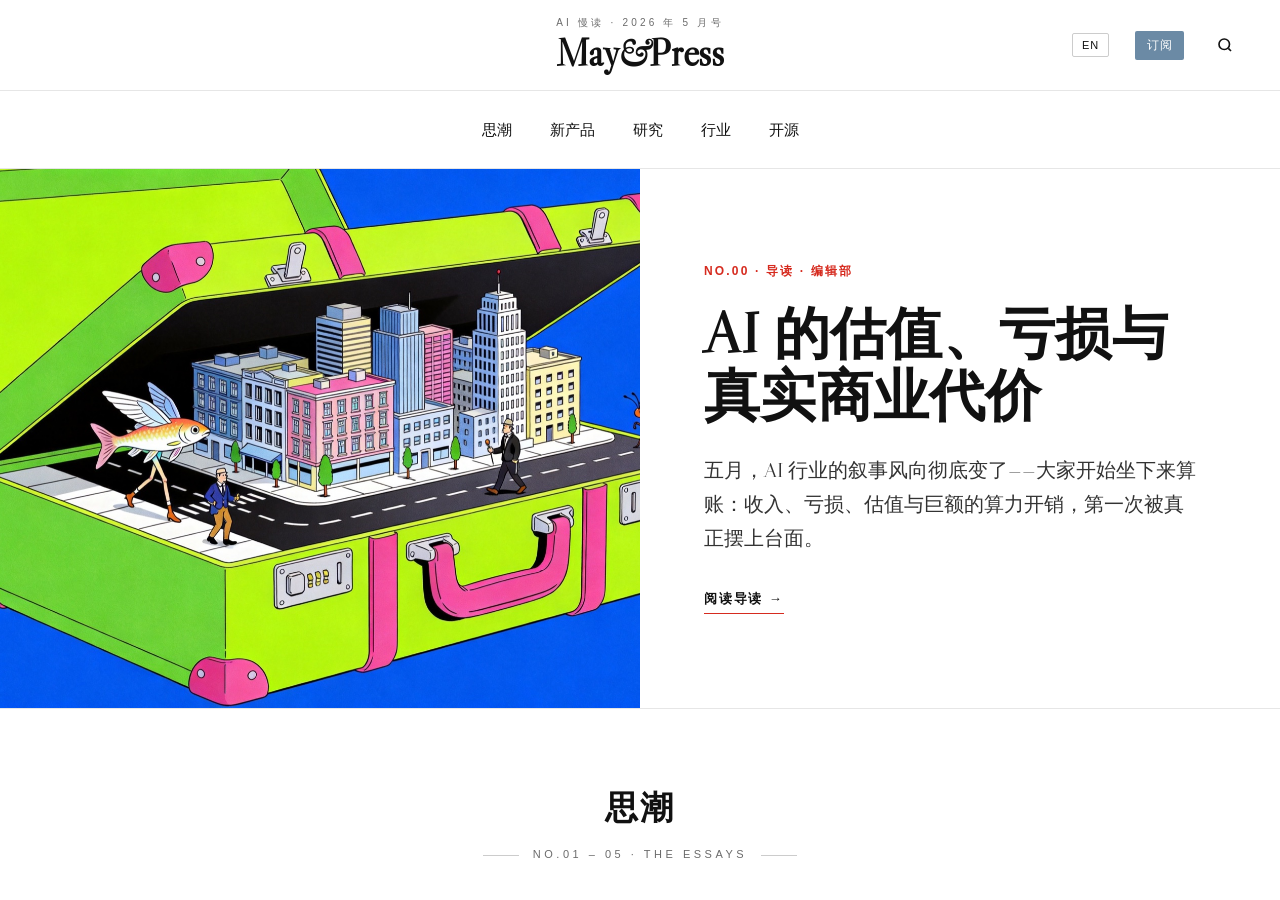
<file: index.html>
<!doctype html>
<meta charset="utf-8">
<meta http-equiv="refresh" content="0; url=magazine.html">
<title>AI 慢读月刊 · Vol 26.05</title>
<link rel="canonical" href="magazine.html">
<p>正在进入 <a href="magazine.html">AI 慢读月刊 · Vol 26.05</a>…</p>
</file>
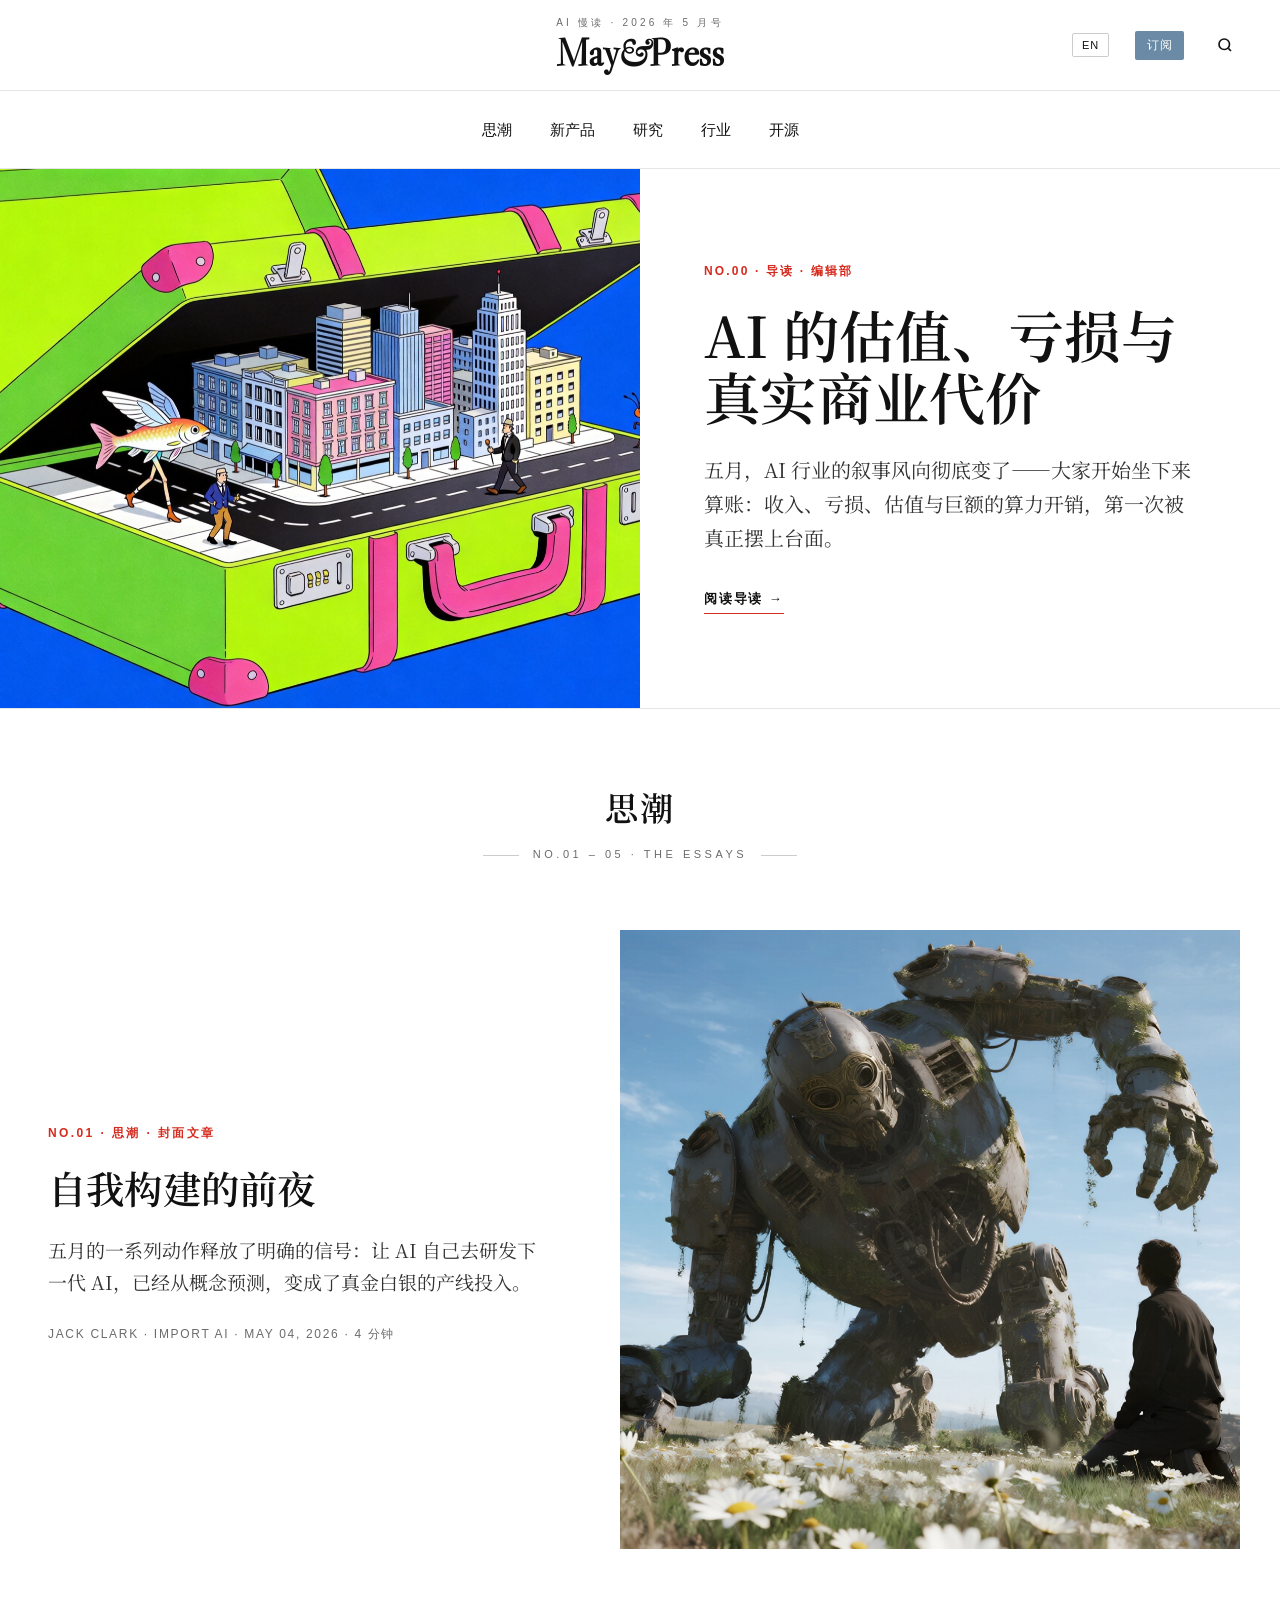
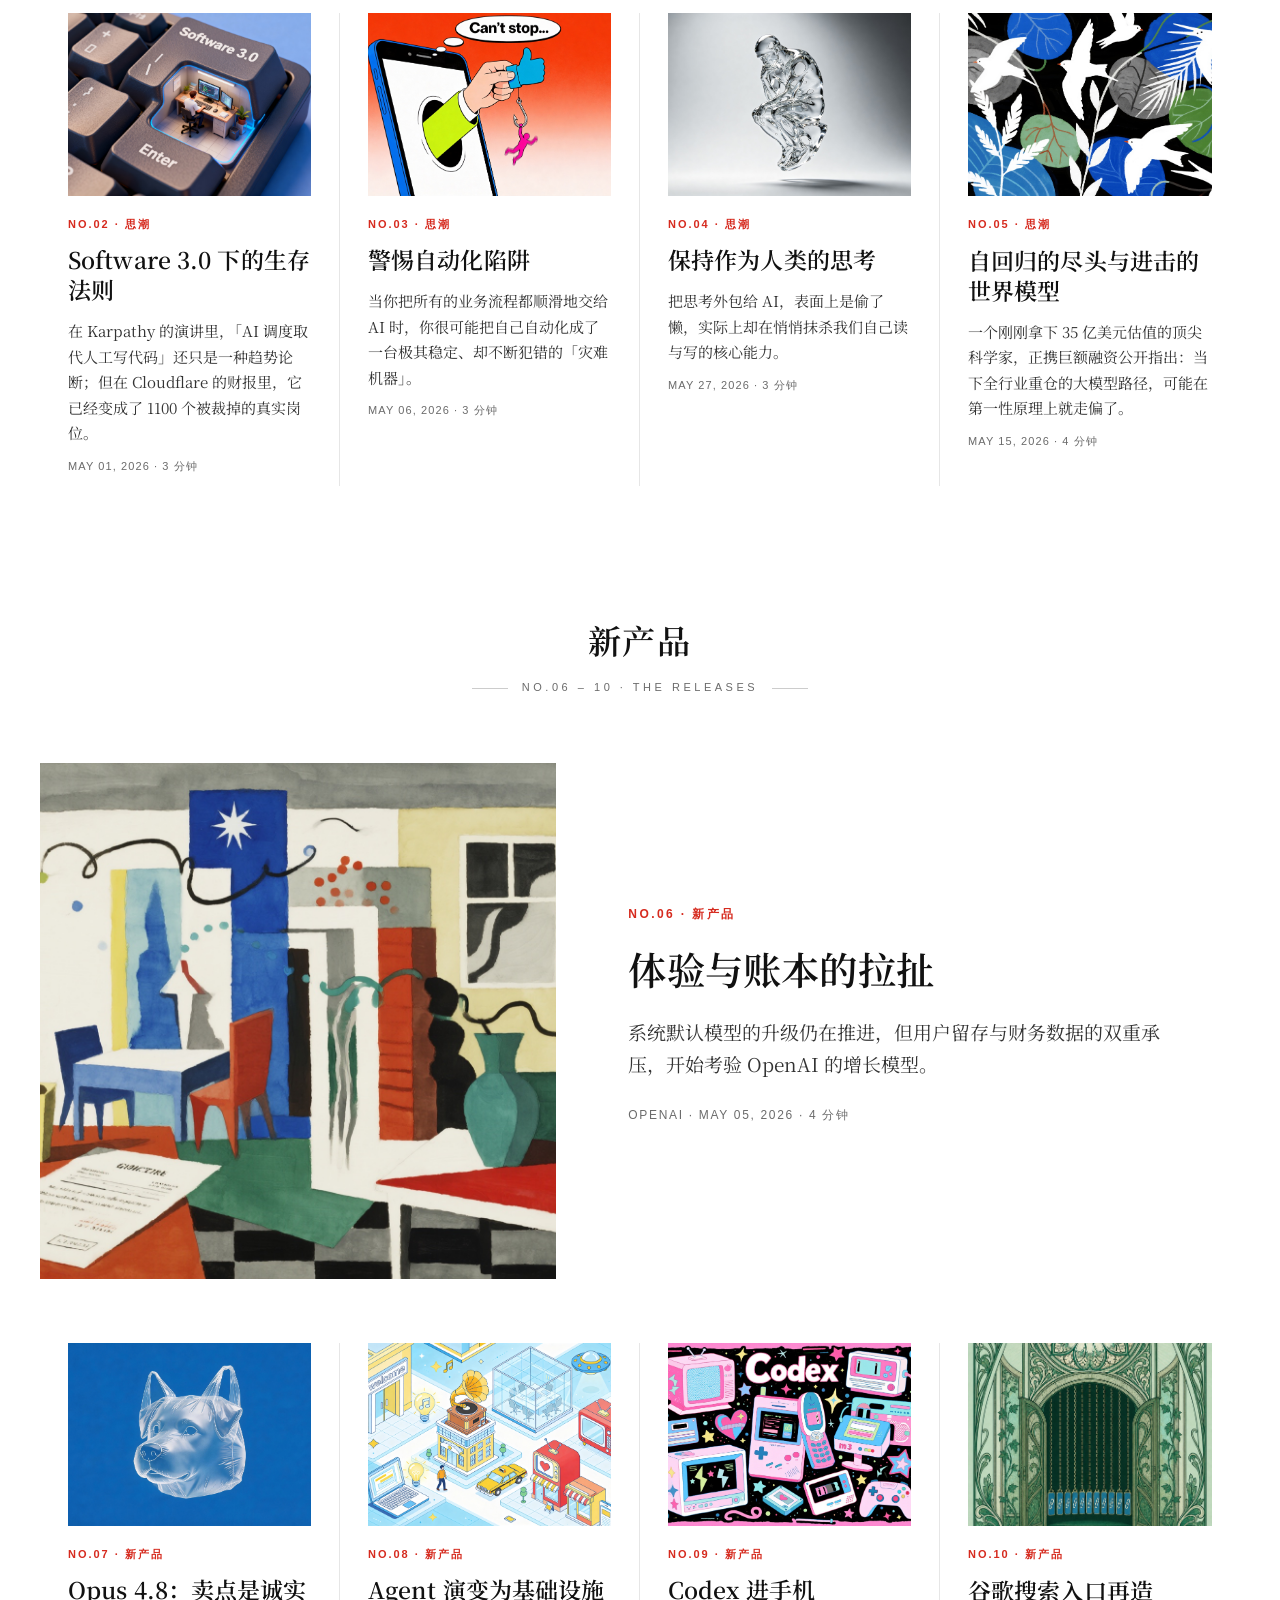
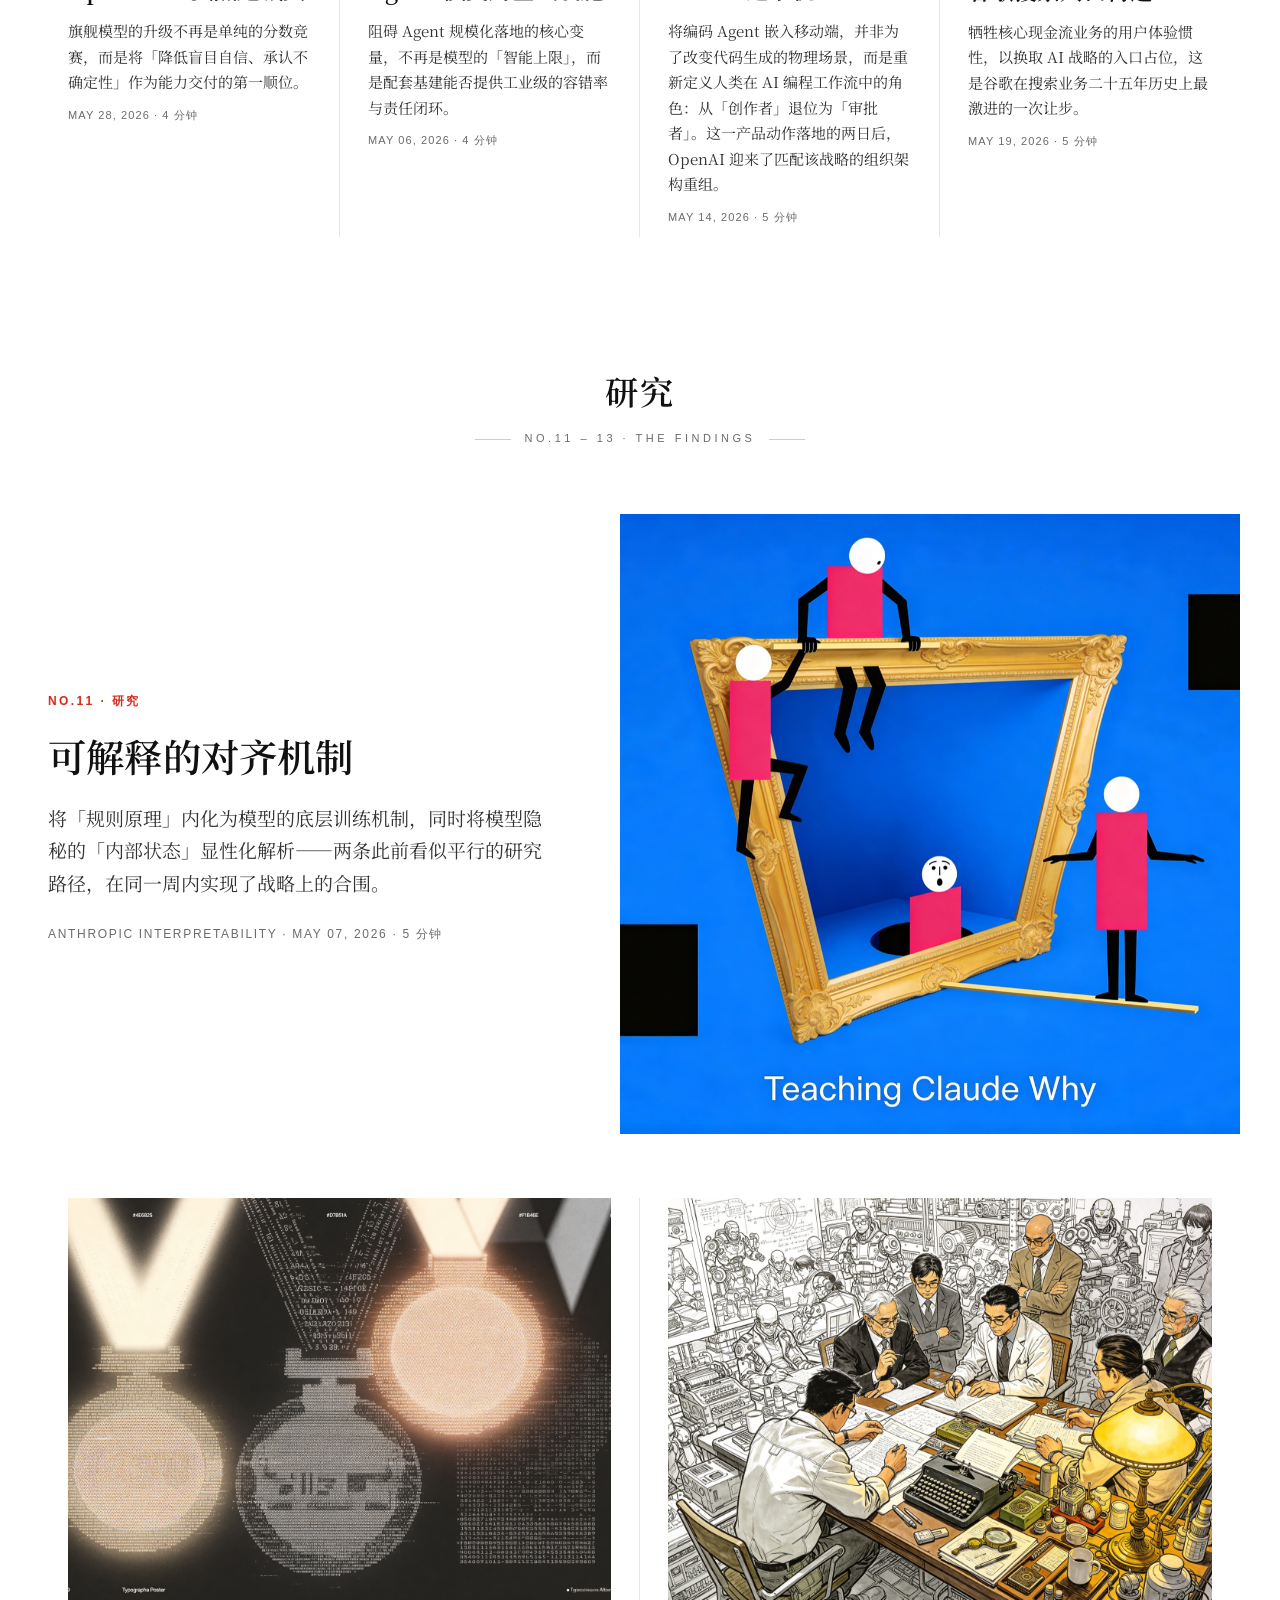
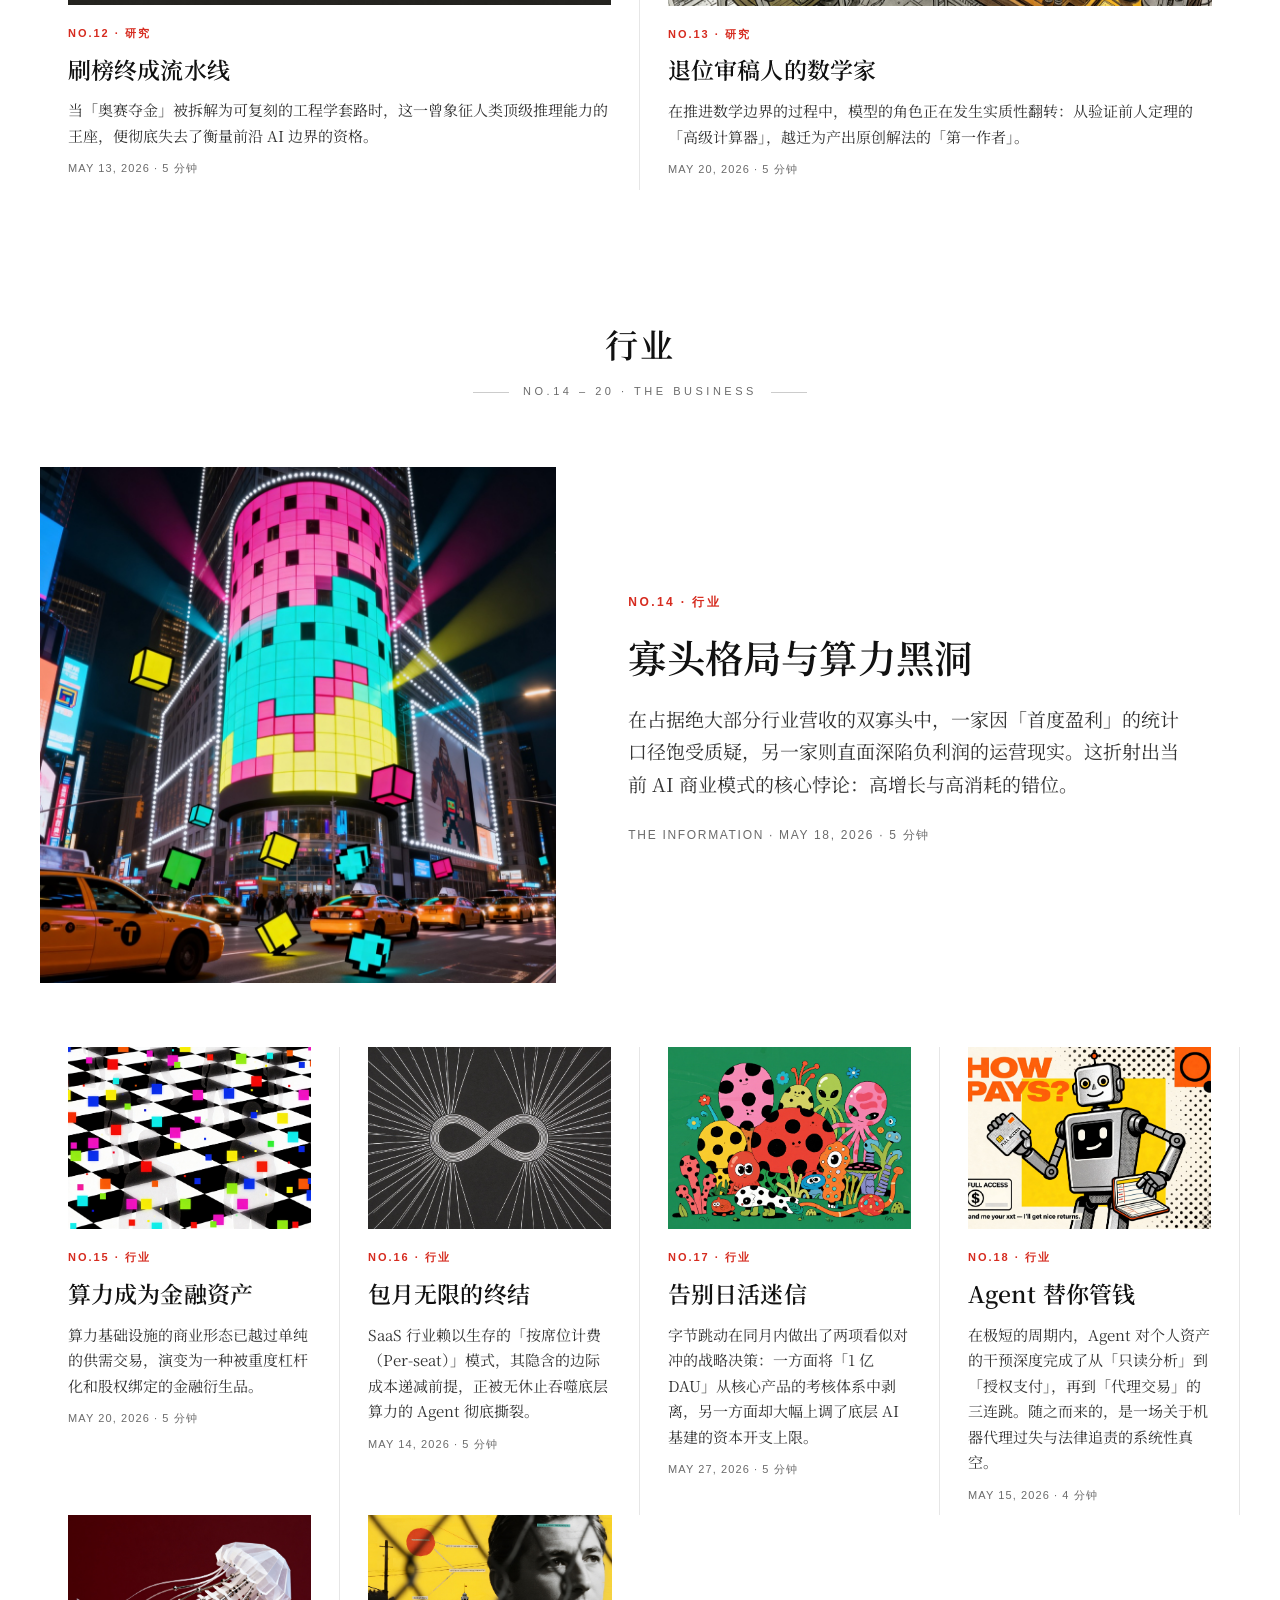
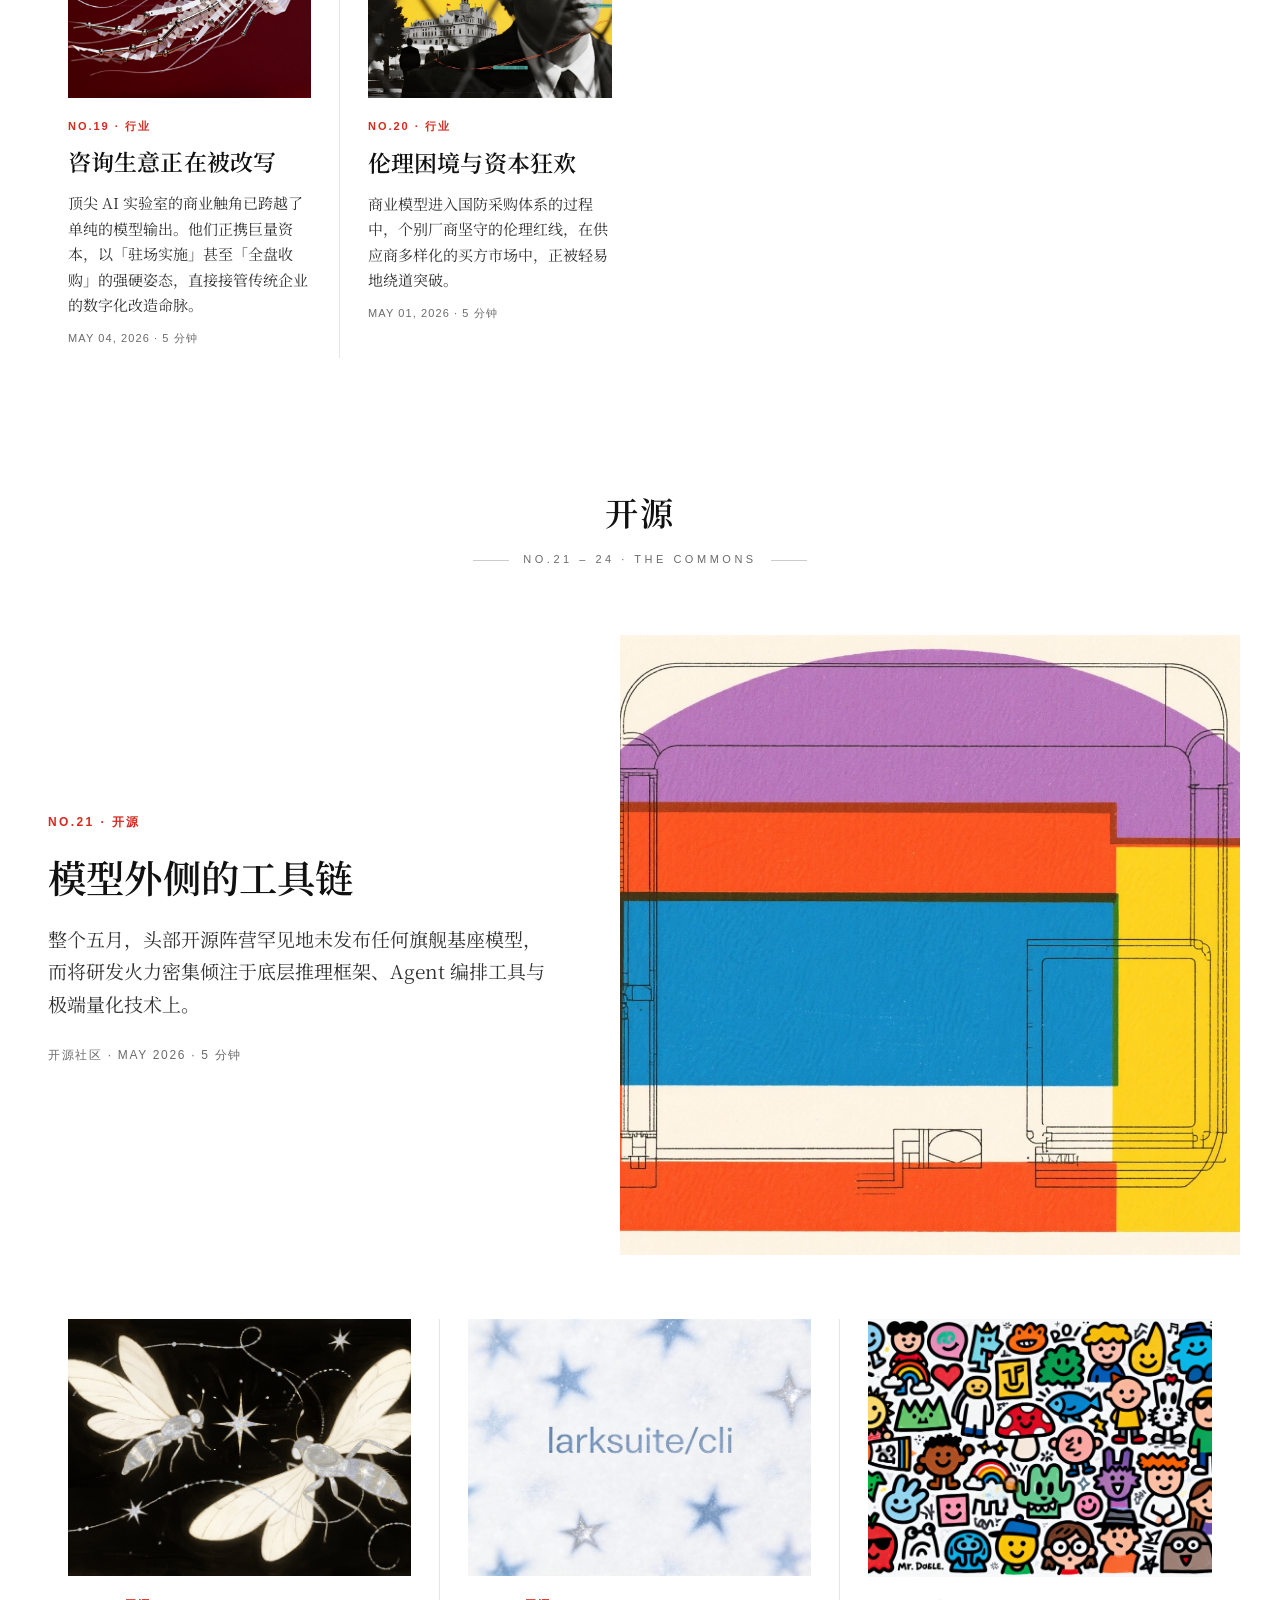
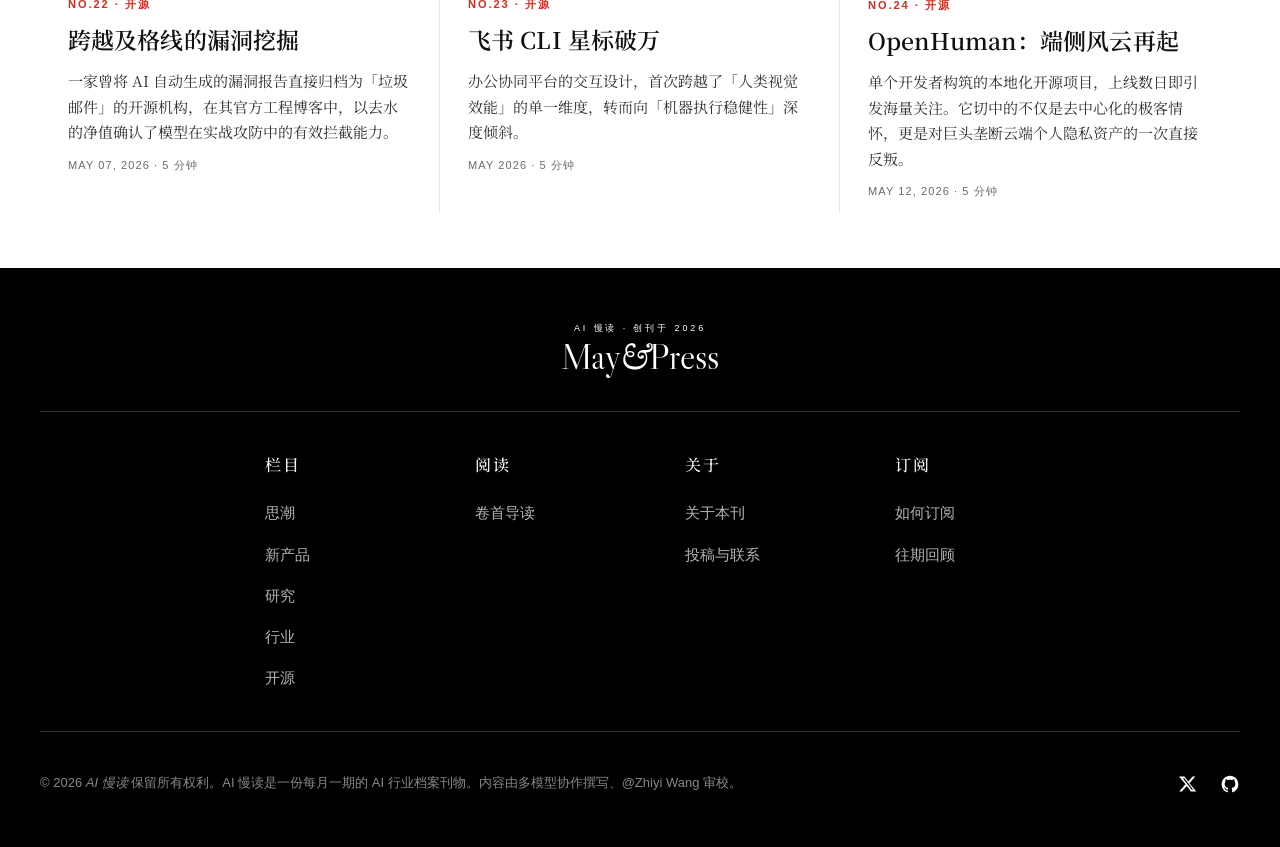
<file: magazine.html>
<!doctype html>
<html lang="zh-CN">
<head>
<meta charset="utf-8" />
<title>AI 慢读月刊 · Vol 26.05</title>
<meta name="viewport" content="width=device-width, initial-scale=1, viewport-fit=cover" />
<link rel="preconnect" href="https://fonts.googleapis.com" />
<link rel="preconnect" href="https://fonts.gstatic.com" crossorigin />
<link href="https://fonts.googleapis.com/css2?family=EB+Garamond:ital,wght@0,400;0,500;0,600;0,700;1,400&family=Libre+Caslon+Display&family=Libre+Caslon+Text:ital,wght@0,400;0,700;1,400&family=Noto+Serif+SC:wght@400;500;600;700&display=swap" rel="stylesheet" />
<style>
  :root {
    --topbar-height: 92px;
    --black: #000000;
    --ink: #111111;
    --ink-2: #333333;
    --rule: #e6e6e6;
    --rule-2: #cccccc;
    --paper: #ffffff;
    --muted: #6b6b6b;
    --muted-dk: #b3b3b3;
    --accent: #d62b1f;
    --blue: #6b8aa5;
    --blue-hover: #54748f;
    --sans: "Neue Haas Grotesk Text Pro", Helvetica, "PingFang SC", "Hiragino Sans GB", "Microsoft YaHei", Arial, sans-serif;
    --serif: "EB Garamond", "Adobe Caslon Pro", "Noto Serif SC", "Songti SC", Georgia, serif;
    --display: "Libre Caslon Display", "Noto Serif SC", "Songti SC", "STSong", Georgia, serif;
    --text: "Libre Caslon Text", "Noto Serif SC", "Songti SC", "EB Garamond", Georgia, serif;
    --cn-display: "Noto Serif SC", "Songti SC", "STSong", "Libre Caslon Display", Georgia, serif;
  }
  * { box-sizing: border-box; }
  html, body { margin: 0; padding: 0; background: var(--paper); color: var(--ink); }
  body {
    font-family: var(--text);
    font-size: 17px;
    line-height: 1.6;
    -webkit-font-smoothing: antialiased;
    text-rendering: optimizeLegibility;
  }
  a { color: inherit; text-decoration: none; }
  img { max-width: 100%; display: block; }
  [hidden] { display: none !important; }

  /* ---------- Top bar ---------- */
  .topbar {
    background: var(--paper); color: var(--ink);
    padding: 18px 40px;
    position: sticky; top: 0; z-index: 50;
    border-bottom: 1px solid var(--rule);
  }
  .topbar-inner { display: grid; grid-template-columns: 1fr auto 1fr; align-items: center; }
  .topbar .wm {
    grid-column: 2;
    font-family: var(--display);
    font-size: 38px; line-height: 1; letter-spacing: -0.005em;
    text-align: center; color: var(--ink); margin: 0; cursor: pointer;
  }
  .topbar .wm .amp { color: var(--ink); font-family: var(--serif); font-style: italic; margin: 0 -0.03em; }
  .topbar .wm .the {
    display: block;
    font-family: var(--sans); font-size: 10px;
    letter-spacing: 0.32em; font-weight: 400;
    margin-bottom: 6px; color: var(--muted);
  }
  .topbar .right {
    grid-column: 3;
    display: flex; justify-content: flex-end; align-items: center; gap: 26px;
    font-family: var(--sans); font-size: 14px;
  }
  .topbar .subscribe {
    background: var(--blue); color: #fff; border: 0;
    padding: 6px 12px; border-radius: 2px;
    font-family: var(--sans); font-size: 12px; font-weight: 500;
    letter-spacing: 0.04em; cursor: pointer;
  }
  .topbar .subscribe:hover { background: var(--blue-hover); }
  .topbar .lang-toggle {
    background: transparent; color: var(--ink);
    border: 1px solid var(--rule-2);
    padding: 5px 9px; border-radius: 2px;
    font-family: var(--sans); font-size: 11px; font-weight: 500;
    letter-spacing: 0.08em; cursor: pointer; min-width: 36px;
  }
  .topbar .lang-toggle:hover { border-color: var(--ink); color: var(--accent); }
  .topbar .search-btn { background: transparent; border: 0; color: var(--ink); cursor: pointer; padding: 6px; }
  .topbar .search-btn:hover { color: var(--accent); }
  .topbar .search-btn svg { width: 18px; height: 18px; display: block; }

  /* ---------- Sticky nav ---------- */
  nav.primary {
    background: var(--paper);
    border-bottom: 1px solid var(--rule);
    position: sticky; top: var(--topbar-height); z-index: 40;
  }
  nav.primary .inner {
    display: flex; justify-content: center; align-items: center;
    gap: 38px; padding: 22px 40px;
    font-family: var(--sans); font-size: 15px; font-weight: 500;
    color: var(--ink);
    overflow-x: auto; scrollbar-width: none;
  }
  nav.primary .inner::-webkit-scrollbar { display: none; }
  nav.primary a { color: var(--ink); white-space: nowrap; padding: 4px 0; cursor: pointer; }
  nav.primary a:hover { color: var(--accent); }
  nav.primary a.current { color: var(--accent); border-bottom: 1.5px solid var(--accent); }

  /* ---------- Hero · 导读 ---------- */
  .hero {
    background: var(--paper); color: var(--ink);
    border-bottom: 1px solid var(--rule);
  }
  .hero-inner {
    display: grid; grid-template-columns: 1fr 1fr;
    max-width: 1500px; margin: 0 auto;
    min-height: 540px;
  }
  .hero .text {
    padding: 80px 80px 80px 64px;
    display: flex; flex-direction: column; justify-content: center;
  }
  .hero .text h1, .hero .text .dek, .hero .text .kicker { cursor: pointer; }
  .hero .text h1:hover { color: var(--accent); }
  .hero .kicker {
    font-family: var(--sans); font-size: 12px; font-weight: 600;
    letter-spacing: 0.18em; text-transform: uppercase;
    color: var(--accent); margin: 0 0 22px;
  }
  .hero h1 {
    font-family: var(--cn-display); font-weight: 600;
    font-size: clamp(40px, 4.4vw, 66px); line-height: 1.1;
    letter-spacing: 0.005em; margin: 0 0 26px; color: var(--ink);
    text-wrap: pretty;
  }
  .hero .dek {
    font-family: var(--cn-display); font-weight: 400;
    font-size: 20px; line-height: 1.7; color: var(--ink-2);
    margin: 0 0 34px; max-width: 600px;
  }
  .hero .cta {
    font-family: var(--sans); font-size: 13px; font-weight: 600;
    letter-spacing: 0.14em; text-transform: uppercase; color: var(--ink);
    cursor: pointer; align-self: flex-start;
    border-bottom: 1.5px solid var(--accent); padding-bottom: 3px;
  }
  .hero .cta:hover { color: var(--accent); }
  /* hero side: 导读 cover image, fills the right half */
  .hero .hero-img {
    position: relative; overflow: hidden; background: #0e1430; cursor: pointer; min-height: 540px;
  }
  .hero .hero-img .ph-img {
    position: absolute; inset: 0; width: 100%; height: 100%;
    object-fit: cover; object-position: center; z-index: 1;
  }

  /* ---------- Sections ---------- */
  section.feed { padding: 72px 40px 56px; max-width: 1500px; margin: 0 auto; }
  section.feed .section-title {
    text-align: center; font-family: var(--cn-display); font-weight: 600;
    font-size: clamp(30px, 2.6vw, 40px); letter-spacing: 0.06em;
    margin: 0 0 12px; color: var(--ink);
  }
  section.feed .section-sub {
    text-align: center; font-family: var(--sans); font-size: 11px;
    letter-spacing: 0.32em; color: var(--muted); margin: 0 0 50px; text-transform: uppercase;
  }
  section.feed .section-sub::before, section.feed .section-sub::after {
    content: ""; display: inline-block; width: 36px; height: 1px;
    background: var(--rule-2); vertical-align: middle; margin: 0 14px;
  }

  /* featured editorial split */
  .featured { padding: 16px 0 64px; }
  .featured-inner {
    display: grid; grid-template-columns: 1fr 1.2fr; gap: 64px; align-items: center;
  }
  .featured.flip .text { order: 2; }
  .featured.flip .image { order: 1; }
  .featured .text { padding: 0 8px; }
  .featured.center .text { text-align: center; }
  .featured .text .kicker {
    font-family: var(--sans); font-size: 12px; font-weight: 700;
    letter-spacing: 0.2em; text-transform: uppercase; color: var(--accent); margin: 0 0 22px;
  }
  .featured .text h2 {
    font-family: var(--cn-display); font-weight: 600;
    font-size: clamp(30px, 3vw, 48px); line-height: 1.18; letter-spacing: 0.005em;
    margin: 0 0 24px; color: var(--ink); text-wrap: pretty; cursor: pointer;
  }
  .featured .text h2:hover { color: var(--accent); }
  .featured .text .dek {
    font-family: var(--cn-display); font-weight: 400; font-size: 19px; line-height: 1.7;
    color: var(--ink-2); max-width: 560px; margin: 0 0 26px; text-wrap: pretty;
  }
  .featured.center .text .dek { margin-left: auto; margin-right: auto; }
  .featured .text .meta {
    font-family: var(--sans); font-size: 12px; letter-spacing: 0.14em;
    text-transform: uppercase; color: var(--muted);
  }

  /* image placeholder (per-chapter colored, image covers it) */
  .ph {
    position: relative; width: 100%; overflow: hidden; background: #efece4;
  }
  .ph.r43 { aspect-ratio: 4 / 3; }
  .ph.r11 { aspect-ratio: 1 / 1; }
  .ph::before {
    content: ""; position: absolute; inset: 0; z-index: 0;
    background-image: repeating-linear-gradient(135deg, rgba(255,255,255,0.10) 0 1px, transparent 1px 11px);
    mix-blend-mode: overlay;
  }
  .ph .ph-img {
    position: absolute; inset: 0; width: 100%; height: 100%;
    object-fit: cover; object-position: center; z-index: 1;
  }

  /* card grid */
  .grid { display: grid; grid-template-columns: repeat(4, 1fr); gap: 0; }
  .grid.cols-3 { grid-template-columns: repeat(3, 1fr); }
  .grid.cols-2 { grid-template-columns: repeat(2, 1fr); }
  .grid > .card { padding: 0 28px; border-right: 1px solid var(--rule); min-width: 0; }
  .grid > .card:last-child { border-right: 0; }
  .card .ph { margin-bottom: 20px; }
  .card .kicker {
    font-family: var(--sans); font-size: 11px; font-weight: 700;
    letter-spacing: 0.18em; text-transform: uppercase; color: var(--accent); margin: 0 0 12px;
  }
  .card h3 {
    font-family: var(--cn-display); font-weight: 600; font-size: 23px; line-height: 1.3;
    letter-spacing: 0.005em; margin: 0 0 13px; color: var(--ink); text-wrap: pretty; cursor: pointer;
  }
  .card h3:hover { color: var(--accent); }
  .card .dek {
    font-family: var(--cn-display); font-weight: 400; font-size: 15px; line-height: 1.7;
    color: var(--ink-2); margin: 0 0 12px;
  }
  .card .meta {
    font-family: var(--sans); font-size: 11px; letter-spacing: 0.1em;
    text-transform: uppercase; color: var(--muted);
  }

  /* ---------- Footer ---------- */
  footer { background: var(--black); color: #b3b3b3; padding: 56px 40px 40px; font-family: var(--sans); }
  .foot-inner { max-width: 1440px; margin: 0 auto; }
  .foot-mast { text-align: center; padding-bottom: 36px; border-bottom: 1px solid #333; }
  .foot-mast .wm { font-family: var(--display); font-size: 36px; color: #fff; line-height: 1; margin: 0; cursor: pointer; }
  .foot-mast .wm .the {
    display: block; font-family: var(--sans); font-size: 9px;
    letter-spacing: 0.32em; margin-bottom: 6px; color: #fff; font-weight: 400;
  }
  .foot-mast .wm .amp { font-family: var(--serif); font-style: italic; color: #fff; margin: 0 -0.03em; }
  .foot-grid { display: flex; justify-content: center; gap: 90px; padding: 40px 0; border-bottom: 1px solid #333; }
  .foot-col { min-width: 120px; }
  .foot-col h4 { font-family: var(--cn-display); font-weight: 500; font-size: 16px; letter-spacing: 0.1em; color: #fff; margin: 0 0 22px; }
  .foot-col ul { list-style: none; padding: 0; margin: 0; display: flex; flex-direction: column; gap: 14px; }
  .foot-col a { font-family: var(--sans); font-size: 15px; color: #b3b3b3; font-weight: 400; cursor: pointer; }
  .foot-col a:hover { color: #fff; }
  .foot-bottom { padding-top: 28px; display: grid; grid-template-columns: 1fr auto; gap: 24px; align-items: center; }
  .foot-copy { font-family: var(--sans); font-size: 13px; color: #888; line-height: 1.6; max-width: 920px; }
  .foot-copy em { font-style: italic; }
  .socials { display: flex; gap: 22px; }
  .socials a { color: #fff; cursor: pointer; }
  .socials a:hover { color: var(--blue); }
  .socials svg { width: 20px; height: 20px; display: block; }

  /* ---------- Reading view ---------- */
  .article-head { max-width: 800px; margin: 0 auto; padding: 64px 40px 28px; text-align: center; }
  .article-head .back {
    display: inline-block; margin-bottom: 30px;
    font-family: var(--sans); font-size: 12px; letter-spacing: 0.14em; text-transform: uppercase;
    color: var(--muted); cursor: pointer;
  }
  .article-head .back:hover { color: var(--accent); }
  .article-head .kicker {
    font-family: var(--sans); font-size: 11px; font-weight: 700;
    letter-spacing: 0.22em; text-transform: uppercase; color: var(--accent); margin: 0 0 22px;
  }
  .article-head h1 {
    font-family: var(--cn-display); font-weight: 600;
    font-size: clamp(36px, 4.5vw, 62px); line-height: 1.15; letter-spacing: 0.005em;
    margin: 0 0 24px; color: var(--ink); text-wrap: balance;
  }
  .article-head .dek {
    font-family: var(--cn-display); font-weight: 400; font-style: italic;
    font-size: 21px; line-height: 1.55; color: var(--ink-2);
    margin: 0 auto 28px; max-width: 660px; text-wrap: pretty;
  }
  .article-head .meta {
    font-family: var(--sans); font-size: 12px; letter-spacing: 0.16em; text-transform: uppercase;
    color: var(--muted); display: flex; justify-content: center; gap: 14px; flex-wrap: wrap;
  }
  .article-head .meta .sep { color: var(--rule-2); }
  .article-hero-img { max-width: 1100px; margin: 8px auto 0; padding: 0 40px; }
  .article-body {
    max-width: 680px; margin: 0 auto; padding: 52px 28px 60px;
    font-family: var(--cn-display); font-size: 19px; line-height: 1.85; color: var(--ink-2);
  }
  .article-body p { margin: 0 0 1.4em; text-wrap: pretty; }
  .article-body .xref { color: var(--accent); border-bottom: 1px solid var(--accent); cursor: pointer; white-space: nowrap; }
  .article-body .xref:hover { opacity: .7; }
  .article-body p.first::first-letter {
    font-family: var(--display); font-size: 4.4em; line-height: 0.82;
    float: left; padding: 0.06em 0.1em 0 0; font-weight: 600; color: var(--ink);
  }
  .article-body .math { font-family: "Libre Caslon Text", Georgia, serif; font-style: italic; white-space: nowrap; }
  .article-body .math sup, .article-body .math sub { font-style: italic; }
  .article-body .end-mark {
    text-align: center; margin: 40px 0 0; font-family: var(--display);
    font-style: italic; font-size: 20px; letter-spacing: 0.4em;
  }
  .article-sources { margin: 52px 0 0; padding: 26px 0 0; border-top: 1px solid var(--rule); }
  .article-sources h4 {
    font-family: var(--sans); font-size: 11px; font-weight: 700;
    letter-spacing: 0.22em; text-transform: uppercase; color: var(--muted); margin: 0 0 16px;
  }
  .article-sources ul { list-style: none; margin: 0; padding: 0; display: flex; flex-direction: column; gap: 9px;
    font-family: var(--sans); font-size: 14px; line-height: 1.55; }
  .article-sources a { color: var(--ink-2); border-bottom: 1px solid var(--rule-2); word-break: break-all; }
  .article-sources a:hover { color: var(--accent); border-color: var(--accent); }
  /* prev / next */
  .prevnext { max-width: 800px; margin: 0 auto; padding: 8px 40px 8px; display: grid; grid-template-columns: 1fr 1fr; gap: 24px; }
  .prevnext a { display: block; cursor: pointer; padding: 24px 0; }
  .prevnext .pn-lab { font-family: var(--sans); font-size: 11px; letter-spacing: 0.16em; text-transform: uppercase; color: var(--muted); margin: 0 0 8px; }
  .prevnext .pn-title { font-family: var(--cn-display); font-weight: 600; font-size: 18px; line-height: 1.35; color: var(--ink); }
  .prevnext a:hover .pn-title { color: var(--accent); }
  .prevnext .next { text-align: right; border-left: 1px solid var(--rule); padding-left: 24px; }
  .prevnext .prev { padding-right: 24px; }
  .readmore { padding: 64px 40px 80px; border-top: 1px solid var(--rule); }
  .readmore .rm-title {
    text-align: center; font-family: var(--display); font-weight: 400;
    font-size: clamp(30px, 3vw, 44px); letter-spacing: 0.16em; text-transform: uppercase;
    margin: 0 0 50px; color: var(--ink);
  }
  .readmore .rm-title em { font-style: italic; font-family: var(--serif); color: var(--accent); margin: 0 0.04em; }
  .readmore .grid { max-width: 1440px; margin: 0 auto; }

  /* ---------- Reading bar ---------- */
  .reading-bar { position: fixed; left: 0; right: 0; top: 0; height: 2px; z-index: 60; pointer-events: none; }
  .reading-bar .fill { height: 100%; background: var(--blue); width: 0%; transition: width .1s linear; }

  /* ---------- Search overlay ---------- */
  .search-overlay {
    position: fixed; inset: 0; background: rgba(0,0,0,0.7); backdrop-filter: blur(2px);
    display: none; z-index: 70; align-items: flex-start; justify-content: center;
  }
  .search-overlay.open { display: flex; }
  .search-panel { margin-top: 12vh; width: min(720px, 90vw); background: #fff; padding: 32px; }
  .search-panel .lab {
    font-family: var(--sans); font-size: 11px; letter-spacing: 0.18em; text-transform: uppercase;
    color: var(--muted); margin: 0 0 16px;
  }
  .search-panel input {
    width: 100%; border: 0; border-bottom: 1px solid var(--ink); padding: 14px 0;
    font-family: var(--cn-display); font-size: 30px; background: transparent; outline: none;
  }
  .search-results { margin-top: 20px; max-height: 46vh; overflow-y: auto; }
  .search-results .sr {
    display: block; padding: 12px 0; border-bottom: 1px solid var(--rule); cursor: pointer;
  }
  .search-results .sr .sr-k { font-family: var(--sans); font-size: 10px; letter-spacing: 0.16em; text-transform: uppercase; color: var(--accent); }
  .search-results .sr .sr-t { font-family: var(--cn-display); font-size: 18px; color: var(--ink); margin-top: 4px; }
  .search-results .sr:hover .sr-t { color: var(--accent); }
  .search-results .sr-empty { font-family: var(--sans); font-size: 14px; color: var(--muted); padding: 16px 0; }

  /* ---------- About / Contact modal ---------- */
  .modal-overlay {
    position: fixed; inset: 0; background: rgba(0,0,0,0.72); backdrop-filter: blur(2px);
    display: none; z-index: 80; align-items: flex-start; justify-content: center;
    padding: 24px; overflow-y: auto;
  }
  .modal-overlay.open { display: flex; }
  .modal-panel {
    position: relative; margin: 8vh auto; width: min(640px, 92vw);
    background: var(--paper); padding: 56px 56px 48px;
    border-top: 3px solid var(--ink);
  }
  .modal-close {
    position: absolute; top: 18px; right: 20px;
    background: transparent; border: 0; font-size: 30px; line-height: 1;
    color: var(--muted); cursor: pointer; font-family: var(--sans);
  }
  .modal-close:hover { color: var(--accent); }
  .modal-body .m-kicker {
    font-family: var(--sans); font-size: 11px; font-weight: 700;
    letter-spacing: 0.22em; text-transform: uppercase; color: var(--accent); margin: 0 0 18px;
  }
  .modal-body h3 {
    font-family: var(--cn-display); font-weight: 600;
    font-size: clamp(24px, 2.4vw, 30px); line-height: 1.3; color: var(--ink);
    margin: 0 0 18px; text-wrap: pretty;
  }
  .modal-body .m-q {
    font-family: var(--cn-display); font-weight: 600; font-size: 18px;
    color: var(--ink); margin: 26px 0 10px;
  }
  .modal-body p {
    font-family: var(--cn-display); font-size: 16px; line-height: 1.8;
    color: var(--ink-2); margin: 0 0 14px; text-wrap: pretty;
  }
  .modal-body .m-link {
    color: var(--accent); border-bottom: 1px solid var(--accent);
    font-weight: 600; white-space: nowrap;
  }
  .modal-body .m-link:hover { opacity: .7; }
  .modal-body .m-contact {
    font-family: var(--sans); font-size: 15px; line-height: 1.7; color: var(--ink-2);
    margin: 0 0 24px;
  }
  .modal-body .m-contact b { color: var(--ink); font-weight: 600; }
  .modal-body .m-qr {
    display: block; width: 200px; max-width: 60%; margin: 0 auto;
    border: 1px solid var(--rule);
  }
  .modal-body .m-qr-cap {
    text-align: center; font-family: var(--sans); font-size: 12px;
    color: var(--muted); margin: 12px 0 0;
  }
  .modal-body .m-qr-block { margin: 22px 0 4px; }
  .modal-body .m-qr-block + .m-qr-block { margin-top: 26px; padding-top: 24px; border-top: 1px solid var(--rule); }
  .modal-body .m-qr-block .m-qr { margin-bottom: 0; margin-top: 14px; }
  .modal-body .m-grp {
    text-align: center; font-family: var(--cn-display); font-weight: 600;
    font-size: 16px; color: var(--ink); margin: 0;
  }
  .modal-body .m-grp-tag {
    font-family: var(--sans); font-size: 10px; font-weight: 600; letter-spacing: 0.06em;
    color: var(--accent); border: 1px solid var(--accent); border-radius: 3px;
    padding: 1px 5px; margin-left: 6px; vertical-align: middle;
  }
  .modal-body .m-grp-sub {
    text-align: center; font-family: var(--cn-display); font-size: 14px;
    line-height: 1.6; color: var(--muted); margin: 6px 0 0;
  }
  .modal-body .m-grp-sub b { color: var(--ink-2); font-weight: 600; }
  .modal-body .m-note {
    font-family: var(--cn-display); font-size: 15px; line-height: 1.75;
    color: var(--ink-2); margin: 4px 0 0; text-align: center;
  }
  .modal-body .m-note b { color: var(--ink); font-weight: 600; }

  /* ---------- Responsive ---------- */
  @media (max-width: 1100px) {
    .hero-inner { grid-template-columns: 1fr; }
    .hero .text { padding: 56px 32px; order: 1; }
    .hero .hero-img { min-height: 320px; order: 2; }
    .featured-inner { grid-template-columns: 1fr; gap: 32px; }
    .featured.flip .text { order: 1; } .featured.flip .image { order: 2; }
    .grid, .grid.cols-3, .grid.cols-2 { grid-template-columns: repeat(2, 1fr); gap: 40px 0; }
    .grid > .card { padding: 0 20px; }
    .grid > .card:nth-child(even) { border-right: 0; }
    .foot-grid { flex-wrap: wrap; gap: 40px 60px; }
  }
  @media (max-width: 620px) {
    :root { --topbar-height: 124px; }
    .topbar { padding: 16px 20px; }
    .topbar-inner { grid-template-columns: 1fr; gap: 12px; }
    .topbar .wm { grid-column: 1; font-size: 28px; }
    .topbar .right { grid-column: 1; justify-content: center; gap: 18px; font-size: 13px; }
    nav.primary .inner { justify-content: flex-start; gap: 22px; font-size: 14px; padding: 16px 20px; }
    section.feed { padding: 48px 20px; }
    .hero h1 { font-size: 38px; }
    .grid, .grid.cols-3, .grid.cols-2 { grid-template-columns: 1fr; gap: 36px; }
    .grid > .card { padding: 0; border-right: 0; }
    .article-head { padding: 44px 20px 24px; }
    .article-body { padding: 40px 20px 48px; font-size: 18px; }
    .article-hero-img { padding: 0 20px; }
    .prevnext { padding: 0 20px; grid-template-columns: 1fr; gap: 0; }
    .prevnext a { padding: 18px 0; border-bottom: 1px solid var(--rule); }
    .prevnext .next { text-align: left; border-left: 0; padding-left: 0; }
    .prevnext .prev { padding-right: 0; }
    .readmore { padding: 56px 20px; }
    .foot-grid { flex-direction: column; align-items: center; text-align: center; gap: 28px; }
    .foot-bottom { grid-template-columns: 1fr; }
  }
</style>
</head>
<body>

<div class="reading-bar"><div class="fill" id="readFill"></div></div>

<header class="topbar">
  <div class="topbar-inner">
    <h1 class="wm" id="masthead">
      <span class="the" data-ui="month">AI 慢读 · MAY 2026</span>
      May<span class="amp">&amp;</span>Press
    </h1>
    <div class="right">
      <button class="lang-toggle" id="langToggle" type="button" aria-label="Toggle language">EN</button>
      <button class="subscribe" type="button" data-ui="subscribe" data-modal="subscribe">订阅</button>
      <button class="search-btn" id="openSearch" aria-label="搜索">
        <svg viewBox="0 0 24 24" fill="none" stroke="currentColor" stroke-width="2.2"><circle cx="11" cy="11" r="7"/><path d="M20 20l-3.5-3.5"/></svg>
      </button>
    </div>
  </div>
</header>

<nav class="primary"><div class="inner" id="primaryNav"></div></nav>

<main id="home"></main>
<main id="reader" hidden></main>

<footer>
  <div class="foot-inner">
    <div class="foot-mast">
      <p class="wm" id="footMast">
        <span class="the" data-ui="est">AI 慢读 · 创刊于 2026</span>
        May<span class="amp">&amp;</span>Press
      </p>
    </div>
    <div class="foot-grid" id="footGrid"></div>
    <div class="foot-bottom">
      <p class="foot-copy" data-ui="copy">© 2026 <em>AI 慢读</em> 保留所有权利。AI 慢读是一份每月一期的 AI 行业档案刊物。内容由多模型协作撰写、@Zhiyi Wang 审校。</p>
      <div class="socials" aria-label="social">
        <a href="https://x.com/ZoeyWangff" target="_blank" rel="noopener" aria-label="X"><svg viewBox="0 0 24 24" fill="currentColor"><path d="M17.5 3h3.2l-7 8 8.2 10h-6.4l-5-6.6L4.7 21H1.5l7.5-8.6L1.2 3h6.5l4.6 6.1L17.5 3zm-1.1 16h1.8L7.7 5H5.8l10.6 14z"/></svg></a>
        <a href="https://github.com/cabiriawzy-hub" target="_blank" rel="noopener" aria-label="GitHub"><svg viewBox="0 0 24 24" fill="currentColor"><path d="M12 2C6.48 2 2 6.58 2 12.25c0 4.53 2.87 8.37 6.84 9.73.5.1.68-.22.68-.49 0-.24-.01-.88-.01-1.72-2.78.62-3.37-1.36-3.37-1.36-.46-1.18-1.11-1.49-1.11-1.49-.91-.63.07-.62.07-.62 1 .07 1.53 1.05 1.53 1.05.89 1.56 2.34 1.11 2.91.85.09-.66.35-1.11.63-1.37-2.22-.26-4.56-1.14-4.56-5.06 0-1.12.39-2.03 1.03-2.75-.1-.26-.45-1.3.1-2.71 0 0 .84-.28 2.75 1.05.8-.23 1.65-.34 2.5-.34s1.7.11 2.5.34c1.91-1.33 2.75-1.05 2.75-1.05.55 1.41.2 2.45.1 2.71.64.72 1.03 1.63 1.03 2.75 0 3.93-2.35 4.8-4.58 5.05.36.32.68.94.68 1.9 0 1.37-.01 2.47-.01 2.81 0 .27.18.6.69.49C19.14 20.61 22 16.78 22 12.25 22 6.58 17.52 2 12 2z"/></svg></a>
      </div>
    </div>
  </div>
</footer>

<div class="search-overlay" id="searchOverlay" role="dialog" aria-modal="true">
  <div class="search-panel">
    <p class="lab" data-ui="searchLabel">搜索本期 · 24 篇</p>
    <input id="searchInput" type="text" autocomplete="off" />
    <div class="search-results" id="searchResults"></div>
  </div>
</div>

<div class="modal-overlay" id="modalOverlay" role="dialog" aria-modal="true">
  <div class="modal-panel">
    <button class="modal-close" id="modalClose" aria-label="Close">&times;</button>
    <div class="modal-body" id="modalBody"></div>
  </div>
</div>

<!-- Single source of truth: data.js (BRIEFING_ITEMS / CATEGORIES / PREFACE_FULL). -->
<script>document.write('<scr'+'ipt src="data.js?v='+Date.now()+'"></scr'+'ipt>')</script>
<script>
(function () {
  "use strict";
  var ITEMS   = window.BRIEFING_ITEMS || [];
  var CATS    = window.CATEGORIES || {};
  var PREFACE = window.PREFACE_FULL || null;
  var COVER_V = "20260531";                 // bump this if you overwrite covers and don't see the new image
  var ORDER   = ["essay", "product", "research", "industry", "open-source"];
  // Dropcap color per chapter — sampled from each cover's dominant color
  // (grey/low-saturation covers fall back to that chapter's spine.drop).
  var DROP_COLORS = {
    "no-00": "#0358EF", "no-01": "#5163D6", "no-02": "#565C9E", "no-03": "#F43909",
    "no-04": "#9C5524", "no-05": "#185DB7", "no-06": "#B74924", "no-07": "#0D63B3",
    "no-08": "#7194A3", "no-09": "#C77AAA", "no-10": "#199E71", "no-11": "#0572F3",
    "no-12": "#5C95CE", "no-13": "#614F2C", "no-14": "#9C58C4", "no-15": "#F31307",
    "no-16": "#D25A78", "no-17": "#1D8B54", "no-18": "#FD5F0A", "no-19": "#9E0815",
    "no-20": "#5C7A1E", "no-21": "#F75422", "no-22": "#46AE68", "no-23": "#2C7196",
    "no-24": "#E41C29"
  };
  var TAGLINE = {
    essay: "The Essays", product: "The Releases", research: "The Findings",
    industry: "The Business", "open-source": "The Commons"
  };
  // Static chrome strings (data.js carries no UI dictionary).
  var UI = {
    month:       { zh: "AI 慢读 · 2026 年 5 月号", en: "AI Slow Read · May 2026" },
    est:         { zh: "AI 慢读 · 创刊于 2026", en: "AI Slow Read · Since 2026" },
    subscribe:   { zh: "订阅", en: "Subscribe" },
    search:      { zh: "搜索", en: "Search" },
    searchLabel: { zh: "搜索本期 · 24 篇", en: "Search this issue · 24 pieces" },
    searchPh:    { zh: "试试标题、公司或关键词…", en: "Try a title, company, or keyword…" },
    cover:       { zh: "封面文章", en: "Cover Story" },
    minutes:     { zh: "分钟", en: "min read" },
    read:        { zh: "阅读导读", en: "Read the letter" },
    readmore:    { zh: ["更多", "阅读"], en: ["Read", "More"] },
    sources:     { zh: "信息来源", en: "Sources" },
    prev:        { zh: "上一篇", en: "Previous" },
    next:        { zh: "下一篇", en: "Next" },
    copy:        { zh: '© 2026 <em>AI 慢读</em> 保留所有权利。AI 慢读是一份每月一期的 AI 行业档案刊物。内容由多模型协作撰写、@Zhiyi Wang 审校。',
                   en: '© 2026 <em>AI Slow Read</em>. All rights reserved. AI Slow Read is a monthly archive of the AI industry, written with multiple models and reviewed by @Zhiyi Wang.' },
    foot: {
      cols: {
        zh: ["栏目", "阅读", "关于", "订阅"], en: ["Sections", "Read", "About", "Subscribe"]
      }
    }
  };
  // About / Contact modal content
  var MODALS = {
    about: {
      kicker: { zh: "关于本刊", en: "About" },
      html: {
        zh:
          '<p class="m-kicker">关于本刊</p>' +
          '<p class="m-q">为什么想到做这个？</p>' +
          "<p>各种 AI 自动推送日报、耸人听闻的营销号太多了，追热点永远会慢半拍，鲜有深度思考；因此每隔一段时间把视野拉远到整个 AI 行业，或许能帮我们客观冷静地看待当前的发展与思潮。</p>" +
          "<p>这份「月刊」不是新闻摘要，更像一本悉心编辑过的专题杂志。选题与原始信源由 @Zhiyi Wang 和 AI 共同筛选把控，力求每一章节都真实可靠。</p>" +
          '<p class="m-q">原始信源</p>' +
          '<p>每期内容的全部信息来源与采编方法已公开，可逐条核查：<a class="m-link" href="https://bytedance.larkoffice.com/docx/N3MXdfiFjo2e82xaNN4cpfhEnng" target="_blank" rel="noopener">信息来源与采编方法 &rarr;</a></p>',
        en:
          '<p class="m-kicker">About</p>' +
          '<p class="m-q">Why make this?</p>' +
          "<p>There are too many auto-pushed AI dailies and sensational marketing accounts; chasing hot takes is always half a beat behind, and seldom offers real reflection. Stepping back to look at the whole AI industry every once in a while may help us see the current developments and currents of thought more calmly and objectively.</p>" +
          "<p>This monthly is not a news digest — it's more like a carefully edited themed magazine. Topics and primary sources are curated by @Zhiyi Wang together with AI, striving to keep every chapter truthful and reliable.</p>" +
          '<p class="m-q">Primary Sources</p>' +
          '<p>The full source list and editorial method behind every issue are public and checkable line by line: <a class="m-link" href="https://bytedance.larkoffice.com/docx/N3MXdfiFjo2e82xaNN4cpfhEnng" target="_blank" rel="noopener">Sources &amp; Method &rarr;</a></p>'
      }
    },
    contact: {
      kicker: { zh: "投稿与联系", en: "Contact" },
      html: {
        zh:
          '<p class="m-kicker">投稿与联系</p>' +
          '<p class="m-contact">编辑部 <b>@Zhiyi Wang</b><br/>微信号：<b>zy_cabiria</b></p>' +
          '<img class="m-qr" src="covers/wechat-qr.png" alt="微信二维码" onerror="this.style.display=\'none\';this.nextElementSibling.style.display=\'none\'" />' +
          '<p class="m-qr-cap">扫二维码，添加我为朋友。</p>',
        en:
          '<p class="m-kicker">Contact</p>' +
          '<p class="m-contact">Editorial desk <b>@Zhiyi Wang</b><br/>WeChat: <b>zy_cabiria</b></p>' +
          '<img class="m-qr" src="covers/wechat-qr.png" alt="WeChat QR" onerror="this.style.display=\'none\';this.nextElementSibling.style.display=\'none\'" />' +
          '<p class="m-qr-cap">Scan the QR code to add me on WeChat.</p>'
      }
    },
    subscribe: {
      kicker: { zh: "订阅", en: "Subscribe" },
      html: {
        zh:
          '<p class="m-kicker">订阅</p>' +
          '<p class="m-q">怎么订阅？</p>' +
          '<p class="m-note">本刊每月一期。加入订阅群，第一时间收到推送，也可在群里交流 AI 话题与对本刊的建议。</p>' +
          '<div class="m-qr-block"><p class="m-grp">字节内部同学</p><p class="m-grp-sub">可在飞书搜索「<b>AI 慢读月刊｜订阅群</b>」，或扫码加入。</p><img class="m-qr" src="covers/bd-group-qr.png" alt="字节内部订阅群二维码" onerror="this.parentElement.style.display=\'none\'" /></div>' +
          '<div class="m-qr-block"><p class="m-grp">外部读者</p><p class="m-grp-sub">扫码加入读者群。</p><img class="m-qr" src="covers/nonbd-group-qr.png" alt="外部订阅群二维码" onerror="this.parentElement.style.display=\'none\'" /></div>',
        en:
          '<p class="m-kicker">Subscribe</p>' +
          '<p class="m-q">How to subscribe</p>' +
          '<p class="m-note">One issue a month. Join a reader group to get each issue first and chat about AI and the magazine.</p>' +
          '<div class="m-qr-block"><p class="m-grp">ByteDance colleagues</p><p class="m-grp-sub">Search "<b>AI 慢读月刊｜订阅群</b>" in Lark, or scan to join.</p><img class="m-qr" src="covers/bd-group-qr.png" alt="Internal group QR" onerror="this.parentElement.style.display=\'none\'" /></div>' +
          '<div class="m-qr-block"><p class="m-grp">External readers</p><p class="m-grp-sub">Scan to join the reader group.</p><img class="m-qr" src="covers/nonbd-group-qr.png" alt="External group QR" onerror="this.parentElement.style.display=\'none\'" /></div>'
      }
    }
  };

  var lang = localStorage.getItem("mp-lang") || "zh";
  var home = document.getElementById("home");
  var reader = document.getElementById("reader");

  function esc(s) {
    return String(s == null ? "" : s).replace(/[&<>"']/g, function (c) {
      return { "&": "&amp;", "<": "&lt;", ">": "&gt;", '"': "&quot;", "'": "&#39;" }[c];
    });
  }
  function L(o, key) { return o[key + "_" + lang] != null ? o[key + "_" + lang] : o[key + "_zh"]; }
  function coverSrc(no) { return "covers/no-" + no + ".png?v=" + COVER_V; }
  function catLabel(cat) { return CATS[cat] ? CATS[cat][lang] : cat; }

  // Inline math: only treat $...$ as math when it carries LaTeX markers (\ ^ _ {).
  // Currency like "$5/1M" never matches and is left untouched.
  function mathify(escaped) {
    return escaped.replace(/\$([^$]*(?:\\|\^|_|\{)[^$]*)\$/g, function (_, e) {
      e = e.replace(/\\delta/g, "δ").replace(/\\Delta/g, "Δ")
           .replace(/\\alpha/g, "α").replace(/\\beta/g, "β")
           .replace(/\\gamma/g, "γ").replace(/\\epsilon/g, "ε").replace(/\\theta/g, "θ");
      e = e.replace(/\^\{([^}]*)\}/g, "<sup>$1</sup>").replace(/\^(\w)/g, "<sup>$1</sup>");
      e = e.replace(/_\{([^}]*)\}/g, "<sub>$1</sub>").replace(/_(\w)/g, "<sub>$1</sub>");
      return '<span class="math">' + e + "</span>";
    });
  }
  // Linkify cross-references like 「（见 No.08）」 / 「(see No. 08)」 into clickable
  // anchors that jump to the referenced chapter. Runs on already-escaped text.
  function linkify(escaped) {
    return escaped.replace(/([（(]\s*(?:见|see)\s*)(No\.?\s*)(\d{1,2})(\s*[）)])/gi, function (whole, pre, noWord, num, post) {
      var id = "no-" + ("0" + num).slice(-2);
      if (!ITEMS.some(function (it) { return it.id === id; })) return whole; // unknown chapter — leave as text
      return pre + '<a class="xref" data-go="' + id + '">' + noWord + ("0" + num).slice(-2) + "</a>" + post;
    });
  }
  function fmt(text) { return linkify(mathify(esc(text))); }
  function para(text) { return "<p>" + fmt(text) + "</p>"; }
  function metaLine(it) {
    return [esc(L(it, "author")), esc(it.date), it.minutes + " " + UI.minutes[lang]].join("  ·  ");
  }
  function itemsByCat(cat) { return ITEMS.filter(function (it) { return it.cat === cat; }); }
  function sectionRange(list) {
    if (!list.length) return "";
    var a = list[0].no, b = list[list.length - 1].no;
    return "No." + a + (a === b ? "" : " – " + b);
  }

  /* ---------------- placeholder block ---------------- */
  function phBlock(it, ratio) {
    var sp = it.spine || {};
    var bg = sp.bg || "#efece4";
    return '<div class="ph ' + ratio + '" style="background:' + bg + '">' +
      '<img class="ph-img" src="' + coverSrc(it.no) + '" alt="" loading="lazy" onerror="this.style.display=\'none\'" />' +
      "</div>";
  }

  /* ---------------- HOME ---------------- */
  function renderHome() {
    var html = "";
    // Hero — 导读
    if (PREFACE) {
      html +=
        '<section class="hero"><div class="hero-inner">' +
          '<div class="hero-img" data-go="no-00">' +
            '<img class="ph-img" src="' + coverSrc("00") + '" alt="" onerror="this.style.display=\'none\'" />' +
          "</div>" +
          '<div class="text">' +
            '<p class="kicker" data-go="no-00">' + esc(lang === "en" ? PREFACE.kicker_en : PREFACE.kicker_zh) + "</p>" +
            '<h1 data-go="no-00">' + esc(L(PREFACE, "title")) + "</h1>" +
            '<p class="dek" data-go="no-00">' + esc(L(PREFACE, "intro")) + "</p>" +
            '<span class="cta" data-go="no-00">' + esc(UI.read[lang]) + " &rarr;</span>" +
          "</div>" +
        "</div></section>";
    }
    // Sections
    ORDER.forEach(function (cat, idx) {
      var list = itemsByCat(cat);
      if (!list.length) return;
      var feat = list[0], rest = list.slice(1);
      var flip = idx % 2 === 1;
      var isCover = cat === "essay";
      html += '<section class="feed" id="sec-' + cat + '">';
      html += '<h2 class="section-title">' + esc(catLabel(cat)) + "</h2>";
      html += '<p class="section-sub">' + esc(sectionRange(list)) + " · " + esc(TAGLINE[cat]) + "</p>";
      // featured split
      var fk = catLabel(cat) + (isCover ? " · " + UI.cover[lang] : "");
      html +=
        '<div class="featured' + (flip ? " flip" : "") + '"><div class="featured-inner">' +
          '<div class="text">' +
            '<p class="kicker">No.' + feat.no + " · " + esc(fk) + "</p>" +
            "<h2 data-go=\"" + feat.id + "\">" + esc(L(feat, "title")) + "</h2>" +
            '<p class="dek">' + esc(L(feat, "pull")) + "</p>" +
            '<p class="meta">' + metaLine(feat) + "</p>" +
          "</div>" +
          '<div class="image" data-go="' + feat.id + '" style="cursor:pointer">' + phBlock(feat, "r11") + "</div>" +
        "</div></div>";
      // grid of the rest
      if (rest.length) {
        var cols = rest.length >= 4 ? "" : rest.length === 3 ? " cols-3" : " cols-2";
        html += '<div class="grid' + cols + '">';
        rest.forEach(function (it) {
          html +=
            '<article class="card">' +
              '<div data-go="' + it.id + '" style="cursor:pointer">' + phBlock(it, "r43") + "</div>" +
              '<p class="kicker">No.' + it.no + " · " + esc(catLabel(cat)) + "</p>" +
              "<h3 data-go=\"" + it.id + "\">" + esc(L(it, "title")) + "</h3>" +
              '<p class="dek">' + esc(L(it, "pull")) + "</p>" +
              '<p class="meta">' + esc(it.date) + " · " + it.minutes + " " + UI.minutes[lang] + "</p>" +
            "</article>";
        });
        html += "</div>";
      }
      html += "</section>";
    });
    home.innerHTML = html;
  }

  /* ---------------- READER ---------------- */
  function fullList() {
    // 导读 first, then the 24 articles, for prev/next.
    var arr = [];
    if (PREFACE) arr.push({ id: "no-00", preface: true });
    ITEMS.forEach(function (it) { arr.push({ id: it.id, item: it }); });
    return arr;
  }
  function renderReaderPreface() {
    var p = PREFACE, sp = { no: "00", bg: "#0e1430", fg: "#E0B24A", drop: "#5163D6", accent: "#d62b1f" };
    var body = (lang === "en" ? p.body_en : p.body_zh) || p.body_zh || [];
    var bodyHtml = body.map(function (t, i) {
      return "<p" + (i === 0 ? ' class="first"' : "") + ">" + fmt(t) + "</p>";
    }).join("");
    var srcs = (p.sources || []).map(function (s) {
      return '<li><a href="' + esc(s.url) + '" target="_blank" rel="noopener">' + esc(s.label) + "</a></li>";
    }).join("");
    var dropC = DROP_COLORS["no-00"] || sp.drop;
    var firstStyle = "<style>#reader .article-body p.first::first-letter{color:" + dropC + "}</style>";
    return firstStyle +
      '<header class="article-head">' +
        '<span class="back" data-go="home">&larr; ' + esc(lang === "en" ? "Back to issue" : "返回本期") + "</span>" +
        '<p class="kicker">' + esc(lang === "en" ? p.kicker_en : p.kicker_zh) + "</p>" +
        "<h1>" + esc(L(p, "title")) + "</h1>" +
        '<p class="dek">' + esc(L(p, "intro")) + "</p>" +
      "</header>" +
      '<div class="article-hero-img">' + phBlock(sp, "r43") + "</div>" +
      '<article class="article-body">' + bodyHtml +
        '<p class="end-mark" style="color:' + sp.accent + '">· · ·</p>' +
        '<div class="article-sources"><h4>' + esc(UI.sources[lang]) + "</h4><ul>" + srcs + "</ul></div>" +
      "</article>";
  }
  function renderReaderArticle(it) {
    var sp = it.spine || {};
    var drop = DROP_COLORS[it.id] || sp.drop || "#111", accent = sp.accent || "#d62b1f", bg = sp.bg || "#1a1a1a", fg = sp.fg || "#fff";
    var body = (L(it, "body")) || [];
    var pull = L(it, "pull");
    var bodyHtml = "";
    for (var i = 0; i < body.length; i++) {
      bodyHtml += "<p" + (i === 0 ? ' class="first"' : "") + ">" + fmt(body[i]) + "</p>";
    }
    var srcs = (it.sources || []).map(function (s) {
      return '<li><a href="' + esc(s.url) + '" target="_blank" rel="noopener">' + esc(s.label) + "</a></li>";
    }).join("");
    var styleTag = "<style>#reader .article-body p.first::first-letter{color:" + drop +
      "}#reader .end-mark{color:" + accent + "}</style>";
    var head =
      '<header class="article-head">' +
        '<span class="back" data-go="home">&larr; ' + esc(lang === "en" ? "Back to issue" : "返回本期") + "</span>" +
        '<p class="kicker">No.' + it.no + " · " + esc(catLabel(it.cat)) + "</p>" +
        "<h1>" + esc(L(it, "title")) + "</h1>" +
        '<p class="dek">' + esc(pull) + "</p>" +
        '<p class="meta"><span>' + esc(L(it, "author")) + '</span><span class="sep">·</span><span>' +
          esc(it.date) + '</span><span class="sep">·</span><span>' + it.minutes + " " + UI.minutes[lang] + "</span></p>" +
      "</header>";
    var hero =
      '<div class="article-hero-img">' + phBlock(it, "r43") + "</div>";
    var bodyBlock = '<article class="article-body">' + bodyHtml +
        '<p class="end-mark">· · ·</p>' +
        '<div class="article-sources"><h4>' + esc(UI.sources[lang]) + "</h4><ul>" + srcs + "</ul></div>" +
      "</article>";
    return styleTag + head + hero + bodyBlock;
  }
  function renderPrevNext(curId) {
    var fl = fullList();
    var idx = -1;
    for (var i = 0; i < fl.length; i++) if (fl[i].id === curId) { idx = i; break; }
    if (idx < 0) return "";
    var prev = idx > 0 ? fl[idx - 1] : null;
    var next = idx < fl.length - 1 ? fl[idx + 1] : null;
    function title(node) { return node.preface ? L(PREFACE, "title") : L(node.item, "title"); }
    var h = '<div class="prevnext">';
    h += prev
      ? '<a class="prev" data-go="' + prev.id + '"><p class="pn-lab">&larr; ' + esc(UI.prev[lang]) + '</p><p class="pn-title">' + esc(title(prev)) + "</p></a>"
      : "<span></span>";
    h += next
      ? '<a class="next" data-go="' + next.id + '"><p class="pn-lab">' + esc(UI.next[lang]) + ' &rarr;</p><p class="pn-title">' + esc(title(next)) + "</p></a>"
      : "<span></span>";
    h += "</div>";
    return h;
  }
  function renderReadMore(it) {
    var related = ITEMS.filter(function (x) { return x.cat === it.cat && x.id !== it.id; }).slice(0, 4);
    if (!related.length) return "";
    var cols = related.length >= 4 ? "" : related.length === 3 ? " cols-3" : " cols-2";
    var cards = related.map(function (a) {
      return '<article class="card">' +
        '<div data-go="' + a.id + '" style="cursor:pointer">' + phBlock(a, "r43") + "</div>" +
        '<p class="kicker">No.' + a.no + " · " + esc(catLabel(a.cat)) + "</p>" +
        "<h3 data-go=\"" + a.id + "\">" + esc(L(a, "title")) + "</h3>" +
        '<p class="dek">' + esc(L(a, "pull")) + "</p></article>";
    }).join("");
    var t = UI.readmore[lang];
    return '<section class="readmore"><h2 class="rm-title">' + esc(t[0]) + " <em>" + esc(t[1]) +
      '</em></h2><div class="grid' + cols + '">' + cards + "</div></section>";
  }
  function renderReader(id) {
    var inner;
    if (id === "no-00") {
      inner = renderReaderPreface() + renderPrevNext("no-00");
    } else {
      var it = ITEMS.filter(function (x) { return x.id === id; })[0];
      if (!it) { go("home"); return; }
      inner = renderReaderArticle(it) + renderPrevNext(id) + renderReadMore(it);
    }
    reader.innerHTML = inner;
  }

  /* ---------------- chrome / nav / footer ---------------- */
  function renderChrome() {
    document.documentElement.lang = lang === "en" ? "en" : "zh-CN";
    // nav
    var nav = document.getElementById("primaryNav");
    nav.innerHTML = ORDER.map(function (c) {
      return '<a data-sec="' + c + '">' + esc(catLabel(c)) + "</a>";
    }).join("");
    // footer columns
    var fg = document.getElementById("footGrid");
    var colTitles = UI.foot.cols[lang];
    var secLinks = ORDER.map(function (c) { return '<li><a data-sec="' + c + '">' + esc(catLabel(c)) + "</a></li>"; }).join("");
    fg.innerHTML =
      '<div class="foot-col"><h4>' + esc(colTitles[0]) + "</h4><ul>" + secLinks + "</ul></div>" +
      '<div class="foot-col"><h4>' + esc(colTitles[1]) + "</h4><ul>" +
        '<li><a data-go="no-00">' + esc(lang === "en" ? "Editor's letter" : "卷首导读") + "</a></li></ul></div>" +
      '<div class="foot-col"><h4>' + esc(colTitles[2]) + "</h4><ul>" +
        '<li><a data-modal="about">' + esc(lang === "en" ? "About" : "关于本刊") + "</a></li>" +
        '<li><a data-modal="contact">' + esc(lang === "en" ? "Contact" : "投稿与联系") + "</a></li></ul></div>" +
      '<div class="foot-col"><h4>' + esc(colTitles[3]) + "</h4><ul>" +
        '<li><a data-modal="subscribe">' + esc(lang === "en" ? "How to subscribe" : "如何订阅") + "</a></li>" +
        '<li><a href="https://cabiriawzy-hub.github.io/april-press/April%20Press.html" target="_blank" rel="noopener">' + esc(lang === "en" ? "Past issues" : "往期回顾") + "</a></li></ul></div>";
    // static [data-ui]
    document.querySelectorAll("[data-ui]").forEach(function (el) {
      var k = el.getAttribute("data-ui");
      if (k === "copy") el.innerHTML = UI.copy[lang];
      else if (UI[k]) el.textContent = UI[k][lang];
    });
    document.getElementById("searchInput").setAttribute("placeholder", UI.searchPh[lang]);
    document.getElementById("langToggle").textContent = lang === "en" ? "中" : "EN";
    document.querySelector(".search-btn").setAttribute("aria-label", UI.search[lang]);
  }
  function highlightNav(cat) {
    document.querySelectorAll("#primaryNav a").forEach(function (a) {
      a.classList.toggle("current", a.getAttribute("data-sec") === cat);
    });
  }

  /* ---------------- routing ---------------- */
  function go(target) {
    if (target === "home") { location.hash = ""; }
    else { location.hash = "#" + target; }
  }
  function showHome(scrollToCat) {
    reader.hidden = true; home.hidden = false;
    if (scrollToCat) {
      var el = document.getElementById("sec-" + scrollToCat);
      if (el) { el.scrollIntoView({ behavior: "smooth", block: "start" }); highlightNav(scrollToCat); }
    } else { highlightNav(null); window.scrollTo(0, 0); }
  }
  function showReader(id) {
    renderReader(id);
    home.hidden = true; reader.hidden = false;
    var cat = null;
    if (id !== "no-00") { var it = ITEMS.filter(function (x) { return x.id === id; })[0]; if (it) cat = it.cat; }
    highlightNav(cat);
    window.scrollTo(0, 0);
  }
  function route() {
    var h = location.hash.replace(/^#/, "");
    if (/^no-\d{2}$/.test(h)) showReader(h);
    else showHome(null);
    trackView();
  }
  // GoatCounter pageview — count each hash route as its own path so per-article
  // reads show up separately. Guarded because the script loads async.
  function trackView() {
    if (window.goatcounter && window.goatcounter.count) {
      window.goatcounter.count({ path: location.pathname + location.hash });
    }
  }

  /* ---------------- search ---------------- */
  function runSearch(q) {
    var box = document.getElementById("searchResults");
    q = (q || "").trim().toLowerCase();
    if (!q) { box.innerHTML = ""; return; }
    var hits = ITEMS.filter(function (it) {
      return (L(it, "title") + " " + L(it, "pull") + " " + L(it, "author")).toLowerCase().indexOf(q) >= 0;
    }).slice(0, 8);
    if (!hits.length) { box.innerHTML = '<p class="sr-empty">' + (lang === "en" ? "No matches." : "没有匹配。") + "</p>"; return; }
    box.innerHTML = hits.map(function (it) {
      return '<a class="sr" data-go="' + it.id + '"><span class="sr-k">No.' + it.no + " · " + esc(catLabel(it.cat)) +
        '</span><span class="sr-t">' + esc(L(it, "title")) + "</span></a>";
    }).join("");
  }

  /* ---------------- events ---------------- */
  function applyLang() {
    renderChrome();
    renderHome();
    route();
  }
  document.addEventListener("click", function (e) {
    var m = e.target.closest("[data-modal]");
    if (m) { e.preventDefault(); openModal(m.getAttribute("data-modal")); return; }
    var t = e.target.closest("[data-go]");
    if (t) { e.preventDefault(); document.getElementById("searchOverlay").classList.remove("open"); go(t.getAttribute("data-go")); return; }
    var s = e.target.closest("[data-sec]");
    if (s) {
      e.preventDefault();
      var cat = s.getAttribute("data-sec");
      var overlay = document.getElementById("searchOverlay"); overlay.classList.remove("open");
      if (!reader.hidden) { reader.hidden = true; home.hidden = false; }
      showHome(cat);
      return;
    }
  });
  // about / contact modal
  var modalOverlay = document.getElementById("modalOverlay");
  function openModal(key) {
    var m = MODALS[key]; if (!m) return;
    document.getElementById("modalBody").innerHTML = m.html[lang] || m.html.zh;
    modalOverlay.classList.add("open");
  }
  function closeModal() { modalOverlay.classList.remove("open"); }
  document.getElementById("modalClose").addEventListener("click", closeModal);
  modalOverlay.addEventListener("click", function (e) { if (e.target === modalOverlay) closeModal(); });
  document.getElementById("masthead").addEventListener("click", function () { go("home"); });
  document.getElementById("footMast").addEventListener("click", function () { go("home"); });
  document.getElementById("langToggle").addEventListener("click", function () {
    lang = lang === "en" ? "zh" : "en";
    localStorage.setItem("mp-lang", lang);
    applyLang();
  });
  // search overlay
  var overlay = document.getElementById("searchOverlay");
  document.getElementById("openSearch").addEventListener("click", function () {
    overlay.classList.add("open");
    setTimeout(function () { document.getElementById("searchInput").focus(); }, 50);
  });
  overlay.addEventListener("click", function (e) { if (e.target === overlay) overlay.classList.remove("open"); });
  document.getElementById("searchInput").addEventListener("input", function (e) { runSearch(e.target.value); });
  document.addEventListener("keydown", function (e) {
    if (e.key === "Escape") { overlay.classList.remove("open"); closeModal(); }
    if ((e.metaKey || e.ctrlKey) && e.key === "k") { e.preventDefault(); overlay.classList.add("open"); setTimeout(function () { document.getElementById("searchInput").focus(); }, 50); }
  });
  // reading progress + scroll-spy nav highlight
  var fill = document.getElementById("readFill");
  var navEl = document.querySelector("nav.primary");
  var spyTicking = false;
  function onScroll() {
    spyTicking = false;
    var d = document.documentElement;
    var pct = d.scrollTop / (d.scrollHeight - d.clientHeight) * 100;
    fill.style.width = Math.min(100, Math.max(0, pct)) + "%";
    // scroll-spy: only on home view
    if (home.hidden) return;
    var refLine = (navEl ? navEl.getBoundingClientRect().bottom : 150) + 8;
    var cur = null;
    document.querySelectorAll("section.feed[id^='sec-']").forEach(function (s) {
      if (s.getBoundingClientRect().top <= refLine) cur = s.id.slice(4);
    });
    highlightNav(cur);
  }
  window.addEventListener("scroll", function () {
    if (!spyTicking) { spyTicking = true; requestAnimationFrame(onScroll); }
  }, { passive: true });
  window.addEventListener("hashchange", route);

  // boot
  if (!ITEMS.length) {
    home.innerHTML = '<section class="feed"><p style="text-align:center;color:#888">data.js 未加载或为空。请在本地服务器下打开（见说明）。</p></section>';
  } else {
    applyLang();
  }
})();
</script>
<!-- GoatCounter analytics (privacy-friendly, no cookies). Dashboard: https://yizhikirby.goatcounter.com -->
<script>
  // Disable GoatCounter's auto pageview; we count manually so each hash route
  // (incl. the entry article when someone opens a #no-XX link directly) is recorded.
  window.goatcounter = { no_onload: true };
</script>
<script data-goatcounter="https://yizhikirby.goatcounter.com/count"
        async src="//gc.zgo.at/count.js"
        onload="window.goatcounter&&window.goatcounter.count&&window.goatcounter.count({path:location.pathname+location.hash})"></script>
</body>
</html>
</file>
